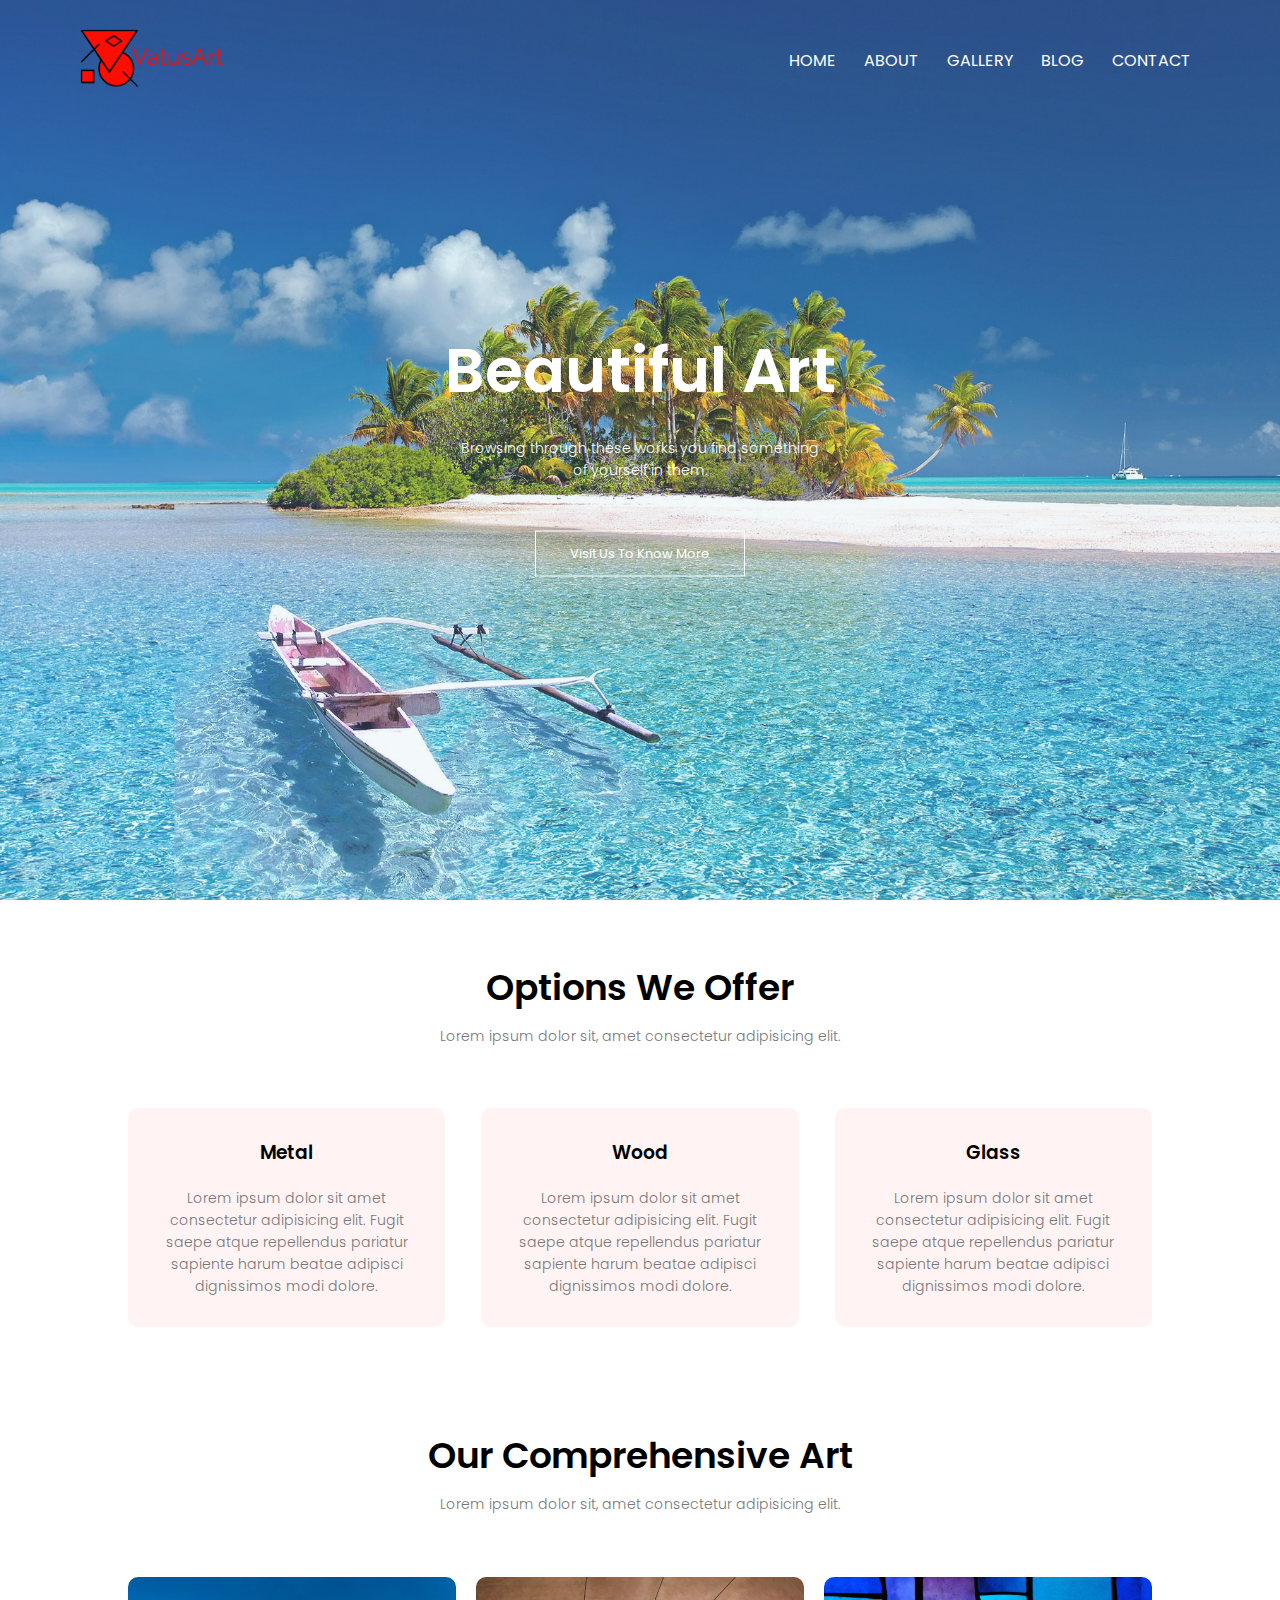
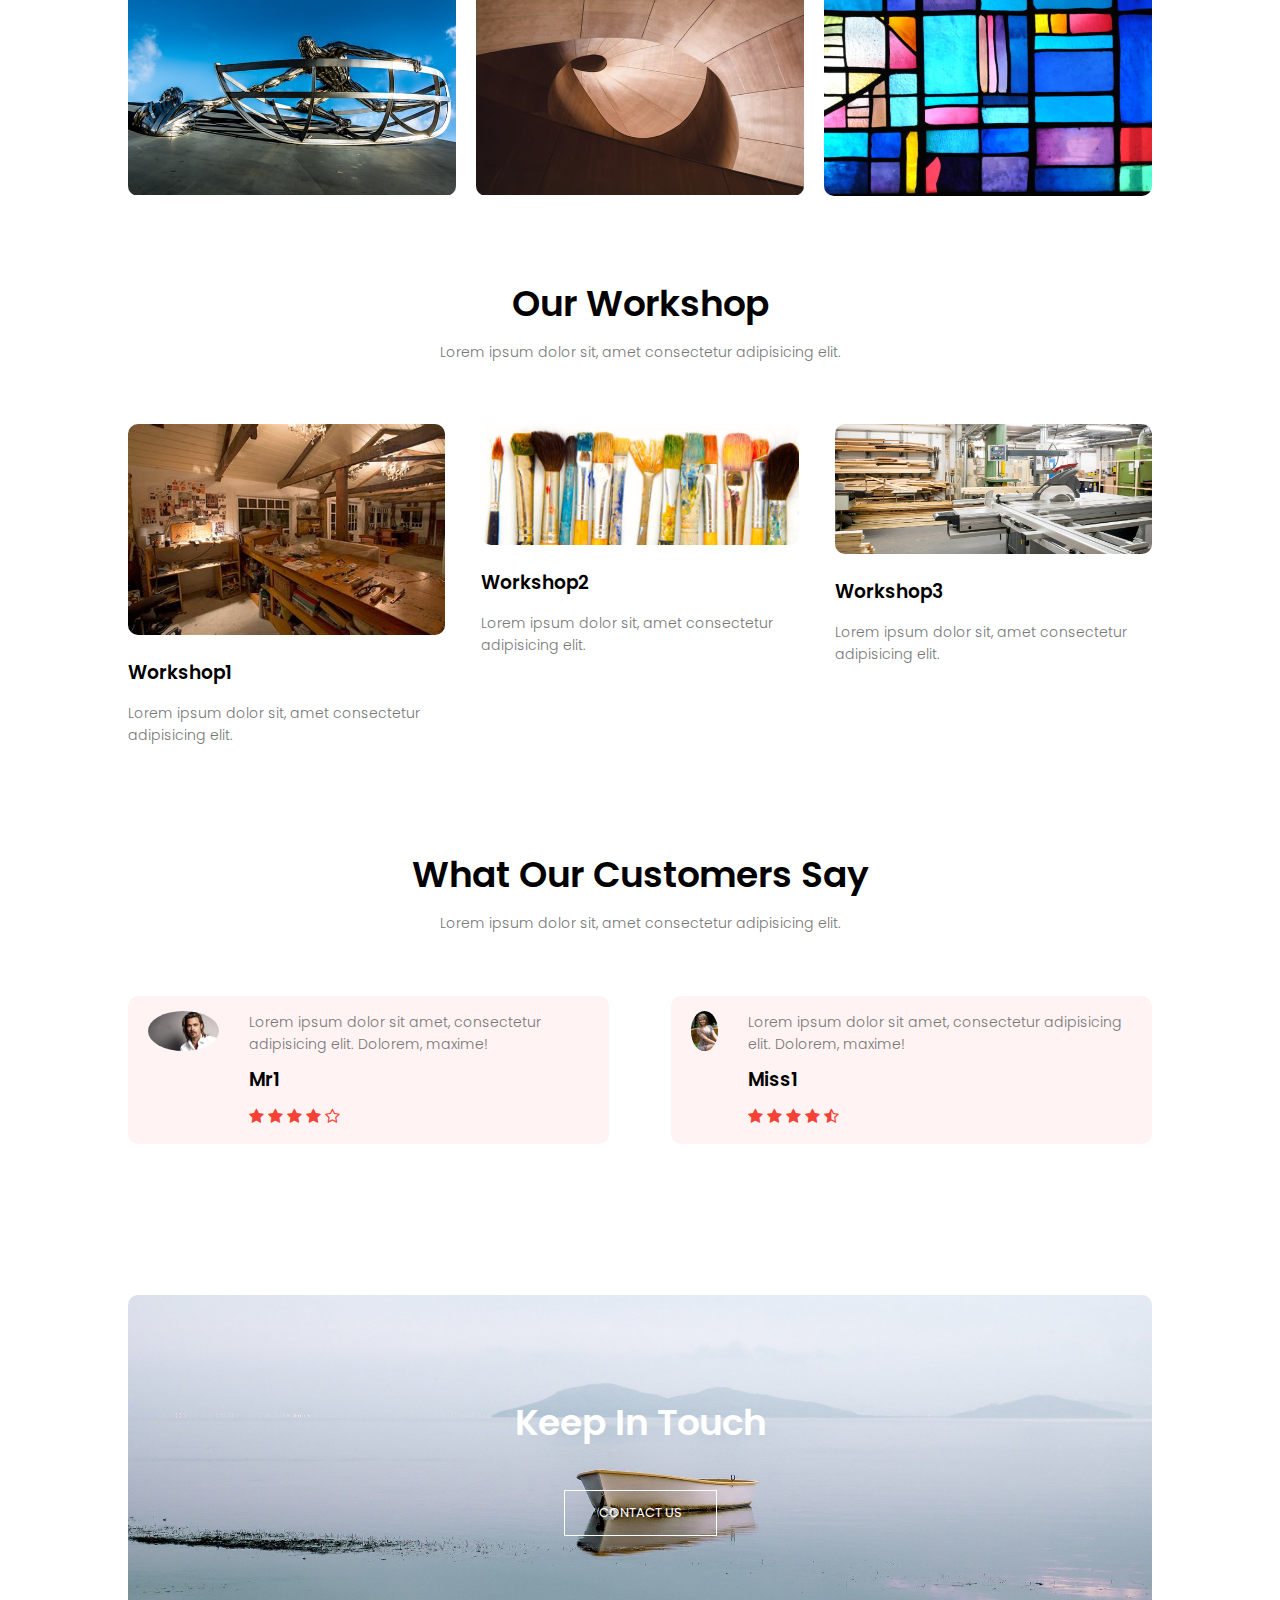
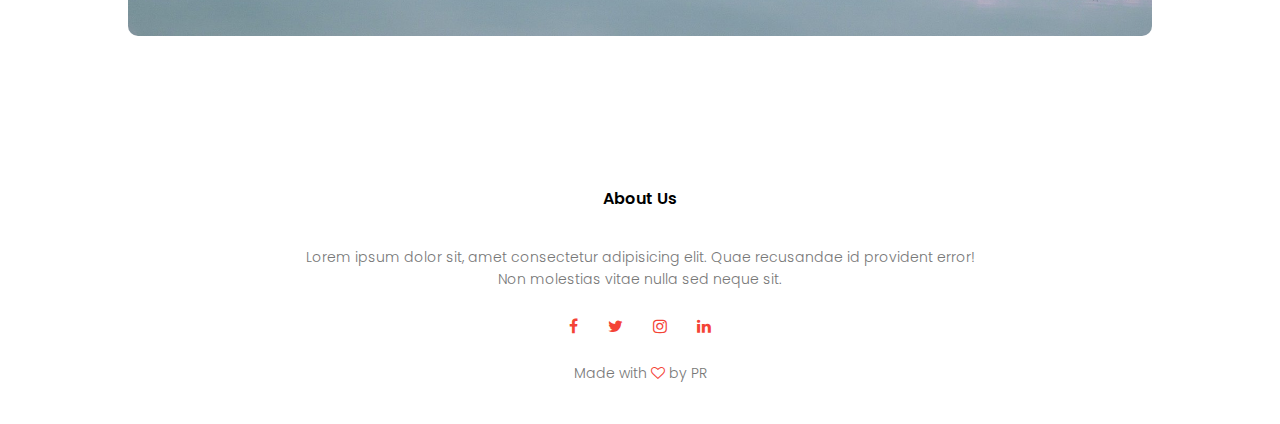
<file: index.html>
<!DOCTYPE html>
<html lang="en">
  <head>
    <meta charset="UTF-8" />
    <meta http-equiv="X-UA-Compatible" content="IE=edge" />
    <meta name="viewport" content="width=device-width, initial-scale=1.0" />
    <title>Vatus Art</title>
    <link rel="stylesheet" href="styles.css" />
    <link rel="preconnect" href="https://fonts.googleapis.com" />
    <link rel="preconnect" href="https://fonts.gstatic.com" crossorigin />
    <link
      href="https://fonts.googleapis.com/css2?family=Poppins:ital,wght@0,100;0,200;0,300;0,400;0,600;0,700;1,800&display=swap"
      rel="stylesheet"
    />

    <link
      rel="stylesheet"
      href="https://stackpath.bootstrapcdn.com/font-awesome/4.7.0/css/font-awesome.min.css"
    />
  </head>
  <body>
    <section class="header">
      <nav>
        <a href="index.html"><img src="images/Vatus-red-logo.png" /></a>
        <div class="nav-links" id="navLinks">
          <i class="fa fa-times" onclick="hideMenu()"></i>

          <ul>
            <li><a href="index.html">HOME</a></li>
            <li><a href="about.html">ABOUT</a></li>
            <li><a href="gallery.html">GALLERY</a></li>
            <li><a href="blog.html">BLOG</a></li>
            <li><a href="contact.html">CONTACT</a></li>
          </ul>
        </div>
        <i class="fa fa-bars" onclick="showMenu()"></i>
      </nav>
      <div class="text-box">
        <h1>Beautiful Art</h1>
        <p>
          Browsing through these works you find something <br />
          of yourself in them.
        </p>
        <a href="" class="hero-btn">Visit Us To Know More</a>
      </div>
    </section>
    <!-- ------- Options ------ -->
    <section class="options">
      <h1>Options We Offer</h1>
      <p>Lorem ipsum dolor sit, amet consectetur adipisicing elit.</p>

      <div class="row">
        <div class="options-col">
          <h3>Metal</h3>
          <p>
            Lorem ipsum dolor sit amet consectetur adipisicing elit. Fugit saepe
            atque repellendus pariatur sapiente harum beatae adipisci
            dignissimos modi dolore.
          </p>
        </div>
        <div class="options-col">
          <h3>Wood</h3>
          <p>
            Lorem ipsum dolor sit amet consectetur adipisicing elit. Fugit saepe
            atque repellendus pariatur sapiente harum beatae adipisci
            dignissimos modi dolore.
          </p>
        </div>
        <div class="options-col">
          <h3>Glass</h3>
          <p>
            Lorem ipsum dolor sit amet consectetur adipisicing elit. Fugit saepe
            atque repellendus pariatur sapiente harum beatae adipisci
            dignissimos modi dolore.
          </p>
        </div>
      </div>
    </section>
    <!-- ------- Art ------- -->
    <section class="art">
      <h1>Our Comprehensive Art</h1>
      <p>Lorem ipsum dolor sit, amet consectetur adipisicing elit.</p>

      <div class="row">
        <div class="art-col">
          <img src="images/pulling.jfif" />
          <div class="layer">
            <h3>Metal Bird</h3>
          </div>
        </div>
        <div class="art-col">
          <img src="images/spiral.jfif" />
          <div class="layer">
            <h3>Wood</h3>
          </div>
        </div>
        <div class="art-col">
          <img src="images/window.jpg" />
          <div class="layer">
            <h3>Glass</h3>
          </div>
        </div>
      </div>
    </section>

    <!-- ------ Workshop ------ -->
    <section class="shop">
      <h1>Our Workshop</h1>
      <p>Lorem ipsum dolor sit, amet consectetur adipisicing elit.</p>

      <div class="row">
        <div class="shop-col">
          <img src="images/WS1.jfif" />
          <h3>Workshop1</h3>
          <p>Lorem ipsum dolor sit, amet consectetur adipisicing elit.</p>
        </div>
        <div class="shop-col">
          <img src="images/WS2.jfif" />
          <h3>Workshop2</h3>
          <p>Lorem ipsum dolor sit, amet consectetur adipisicing elit.</p>
        </div>
        <div class="shop-col">
          <img src="images/WS3.jfif" />
          <h3>Workshop3</h3>
          <p>Lorem ipsum dolor sit, amet consectetur adipisicing elit.</p>
        </div>
      </div>
    </section>

    <!-- --- Testimonials --- -->
    <section class="testimonials">
      <h1>What Our Customers Say</h1>
      <p>Lorem ipsum dolor sit, amet consectetur adipisicing elit.</p>

      <div class="row">
        <div class="tmonial-col">
          <img src="images/Mr1.jfif" />
          <div>
            <p>
              Lorem ipsum dolor sit amet, consectetur adipisicing elit. Dolorem,
              maxime!
            </p>
            <h3>Mr1</h3>
            <i class="fa fa-star"></i>
            <i class="fa fa-star"></i>
            <i class="fa fa-star"></i>
            <i class="fa fa-star"></i>
            <i class="fa fa-star-o"></i>
          </div>
        </div>
        <div class="tmonial-col">
          <img src="images/Miss1.jfif" />
          <div>
            <p>
              Lorem ipsum dolor sit amet, consectetur adipisicing elit. Dolorem,
              maxime!
            </p>
            <h3>Miss1</h3>
            <i class="fa fa-star"></i>
            <i class="fa fa-star"></i>
            <i class="fa fa-star"></i>
            <i class="fa fa-star"></i>
            <i class="fa fa-star-half-o"></i>
          </div>
        </div>
      </div>
    </section>

    <!-- Call to Action -->
    <section class="cta">
      <h1>Keep In Touch</h1>
      <a href="contact.html" class="hero-btn">CONTACT US</a>
    </section>

    <!-- Footer -->
    <section class="footer">
      <h4>About Us</h4>
      <p>
        Lorem ipsum dolor sit, amet consectetur adipisicing elit. Quae
        recusandae id provident error! <br />
        Non molestias vitae nulla sed neque sit.
      </p>
      <div class="icons">
        <i class="fa fa-facebook"></i>
        <i class="fa fa-twitter"></i>
        <i class="fa fa-instagram"></i>
        <i class="fa fa-linkedin"></i>
      </div>
      <p>Made with <i class="fa fa-heart-o"></i> by PR</p>
    </section>

    <!-- Javascript for toggle menu -->
    <script>
      var navLinks = document.getElementById('navLinks');
      function showMenu() {
        navLinks.style.right = '0';
      }
      function hideMenu() {
        navLinks.style.right = '-200px';
      }
    </script>
  </body>
</html>
</file>
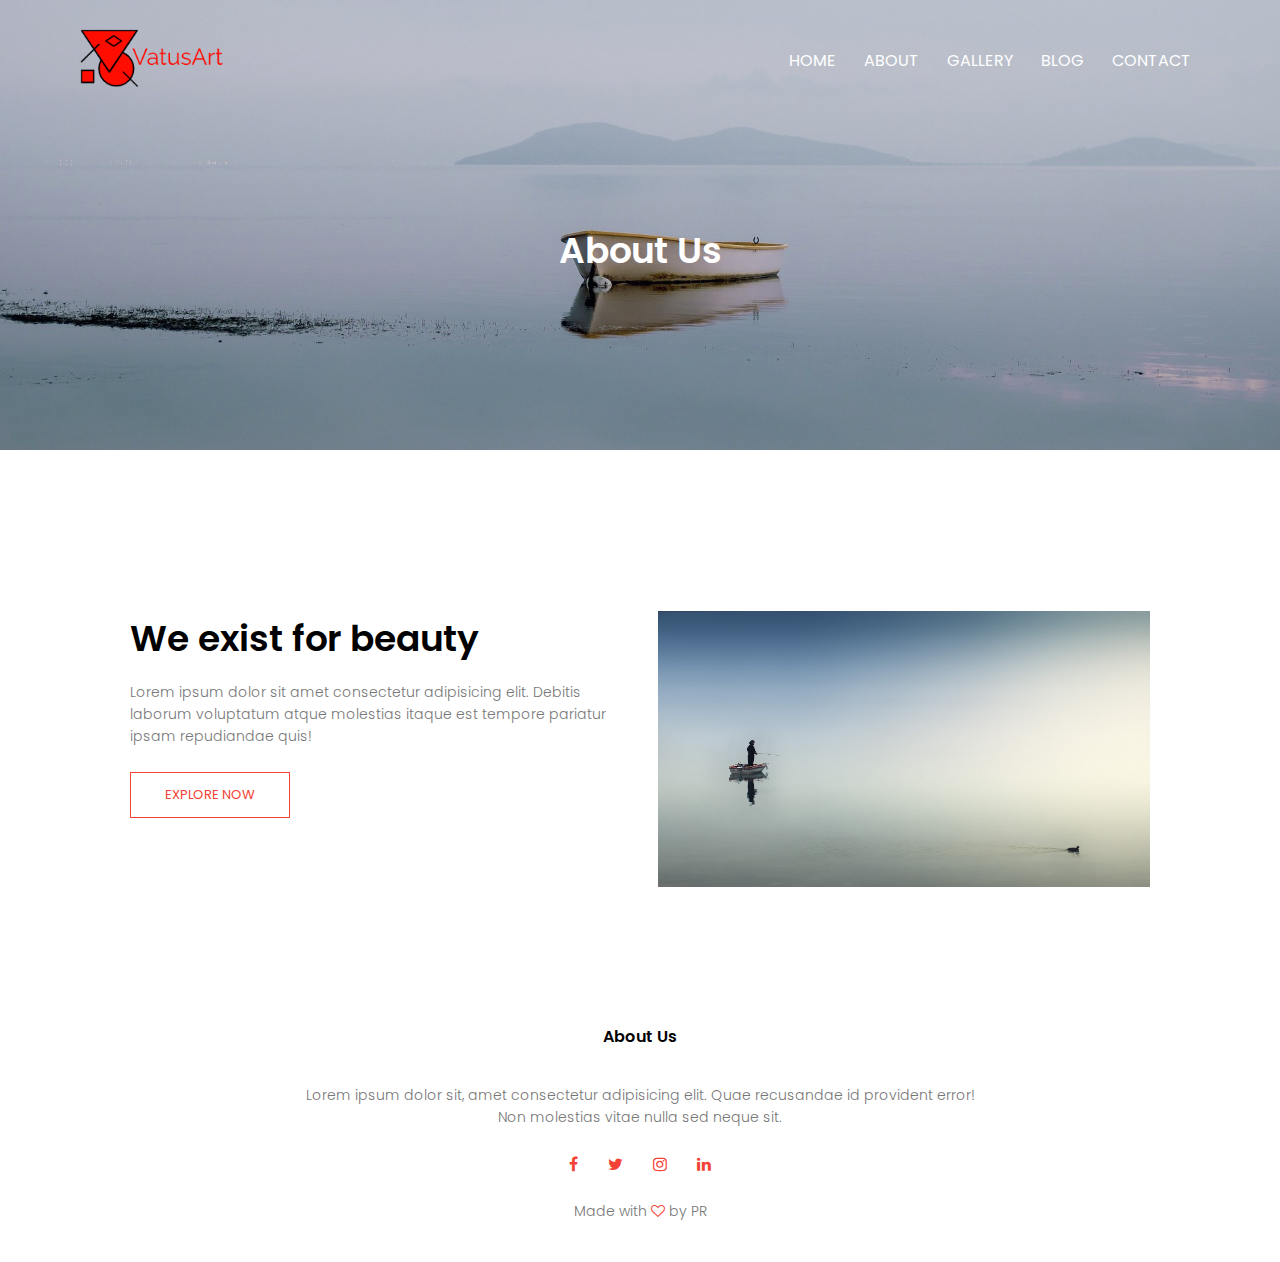
<file: about.html>
<!DOCTYPE html>
<html lang="en">
  <head>
    <meta charset="UTF-8" />
    <meta http-equiv="X-UA-Compatible" content="IE=edge" />
    <meta name="viewport" content="width=device-width, initial-scale=1.0" />
    <title>Vatus Art</title>
    <link rel="stylesheet" href="styles.css" />
    <link rel="preconnect" href="https://fonts.googleapis.com" />
    <link rel="preconnect" href="https://fonts.gstatic.com" crossorigin />
    <link
      href="https://fonts.googleapis.com/css2?family=Poppins:ital,wght@0,100;0,200;0,300;0,400;0,600;0,700;1,800&display=swap"
      rel="stylesheet"
    />

    <link
      rel="stylesheet"
      href="https://stackpath.bootstrapcdn.com/font-awesome/4.7.0/css/font-awesome.min.css"
    />
  </head>
  <body>
    <section class="sub-header">
      <nav>
        <a href="index.html"><img src="images/Vatus-red-logo.png" /></a>
        <div class="nav-links" id="navLinks">
          <i class="fa fa-times" onclick="hideMenu()"></i>

          <ul>
            <li><a href="index.html">HOME</a></li>
            <li><a href="about.html">ABOUT</a></li>
            <li><a href="gallery.html">GALLERY</a></li>
            <li><a href="blog.html">BLOG</a></li>
            <li><a href="contact.html">CONTACT</a></li>
          </ul>
        </div>
        <i class="fa fa-bars" onclick="showMenu()"></i>
      </nav>
      <h1>About Us</h1>
    </section>

    <!-- ------ About us content -->
    <section class="about-us">
      <div class="row">
        <div class="about-col">
          <h1>We exist for beauty</h1>
          <p>
            Lorem ipsum dolor sit amet consectetur adipisicing elit. Debitis
            laborum voluptatum atque molestias itaque est tempore pariatur ipsam
            repudiandae quis!
          </p>
          <a href="gallery.html" class="hero-btn red-btn">EXPLORE NOW</a>
        </div>
        <div class="about-col">
          <img src="images/fisherman.jpg" />
        </div>
      </div>
    </section>

    <!-- Footer -->
    <section class="footer">
      <h4>About Us</h4>
      <p>
        Lorem ipsum dolor sit, amet consectetur adipisicing elit. Quae
        recusandae id provident error! <br />
        Non molestias vitae nulla sed neque sit.
      </p>
      <div class="icons">
        <i class="fa fa-facebook"></i>
        <i class="fa fa-twitter"></i>
        <i class="fa fa-instagram"></i>
        <i class="fa fa-linkedin"></i>
      </div>
      <p>Made with <i class="fa fa-heart-o"></i> by PR</p>
    </section>

    <!-- Javascript for toggle menu -->
    <script>
      var navLinks = document.getElementById('navLinks');
      function showMenu() {
        navLinks.style.right = '0';
      }
      function hideMenu() {
        navLinks.style.right = '-200px';
      }
    </script>
  </body>
</html>
</file>
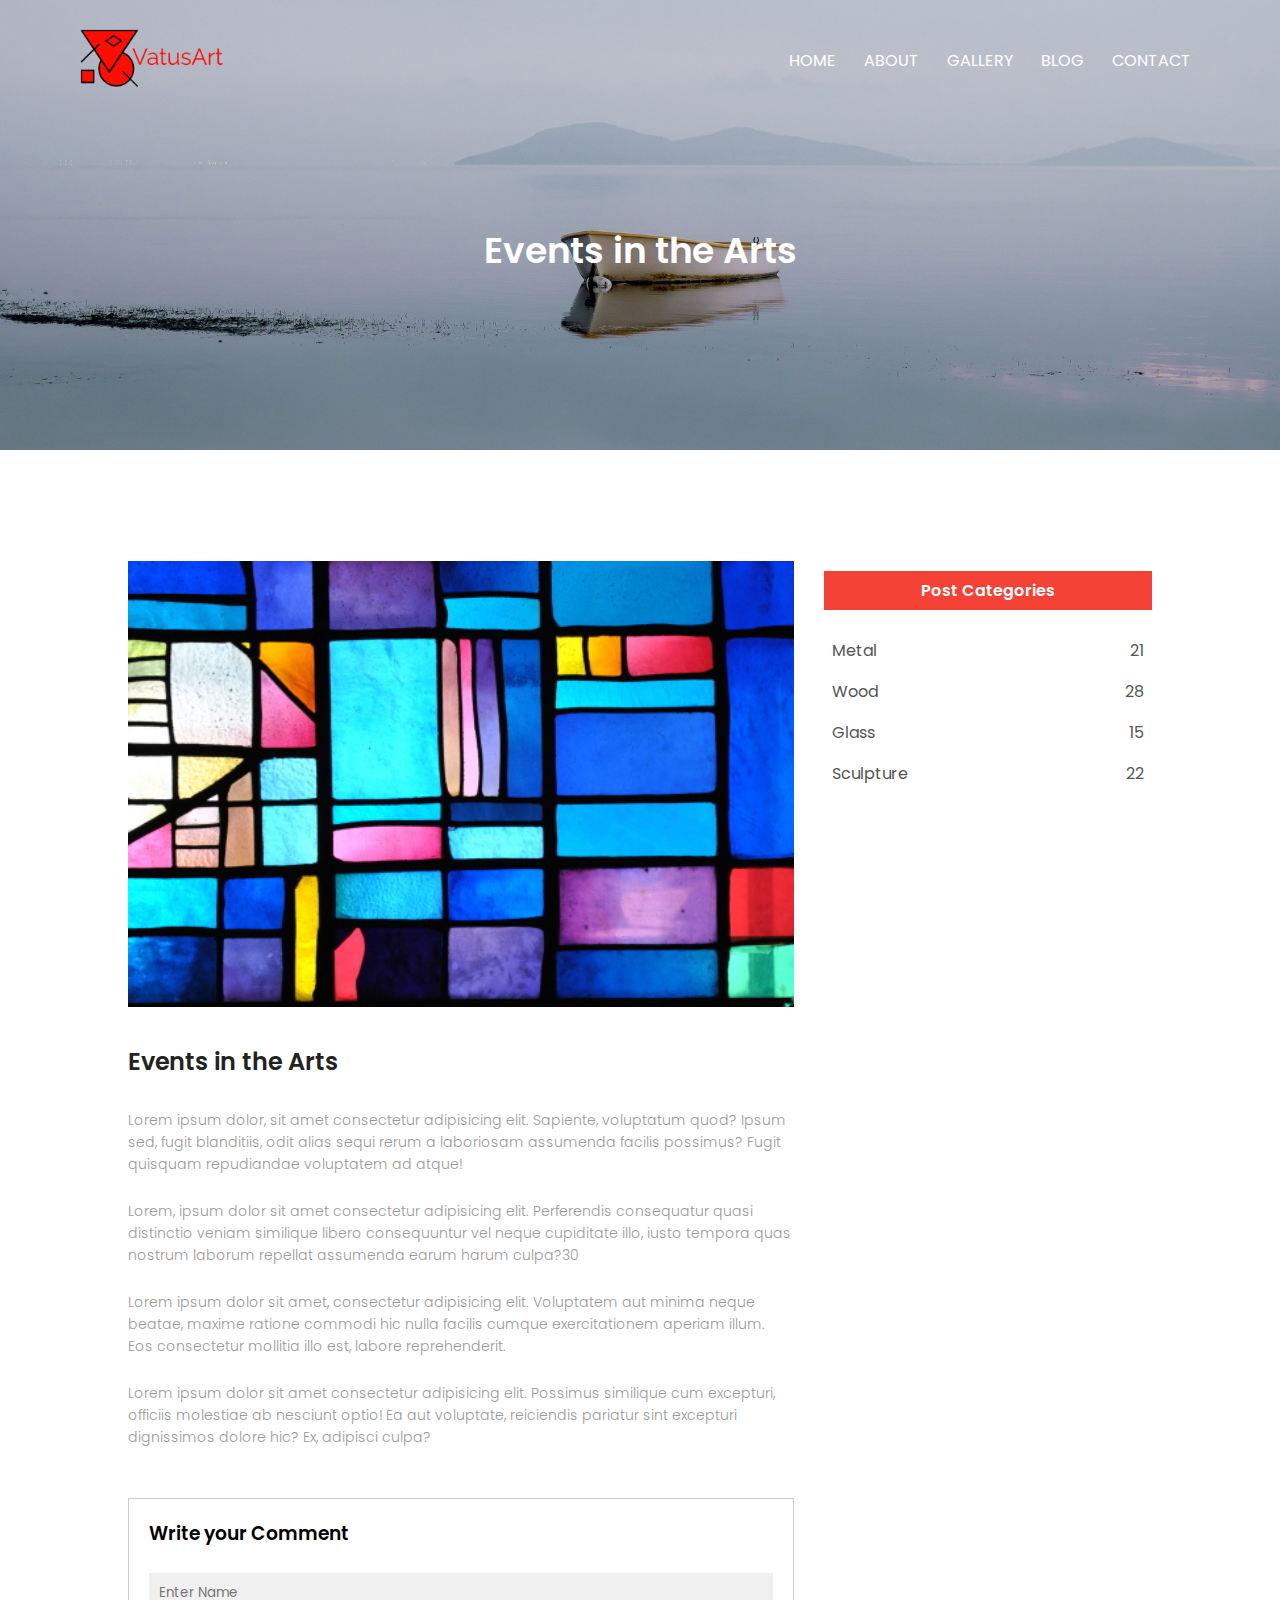
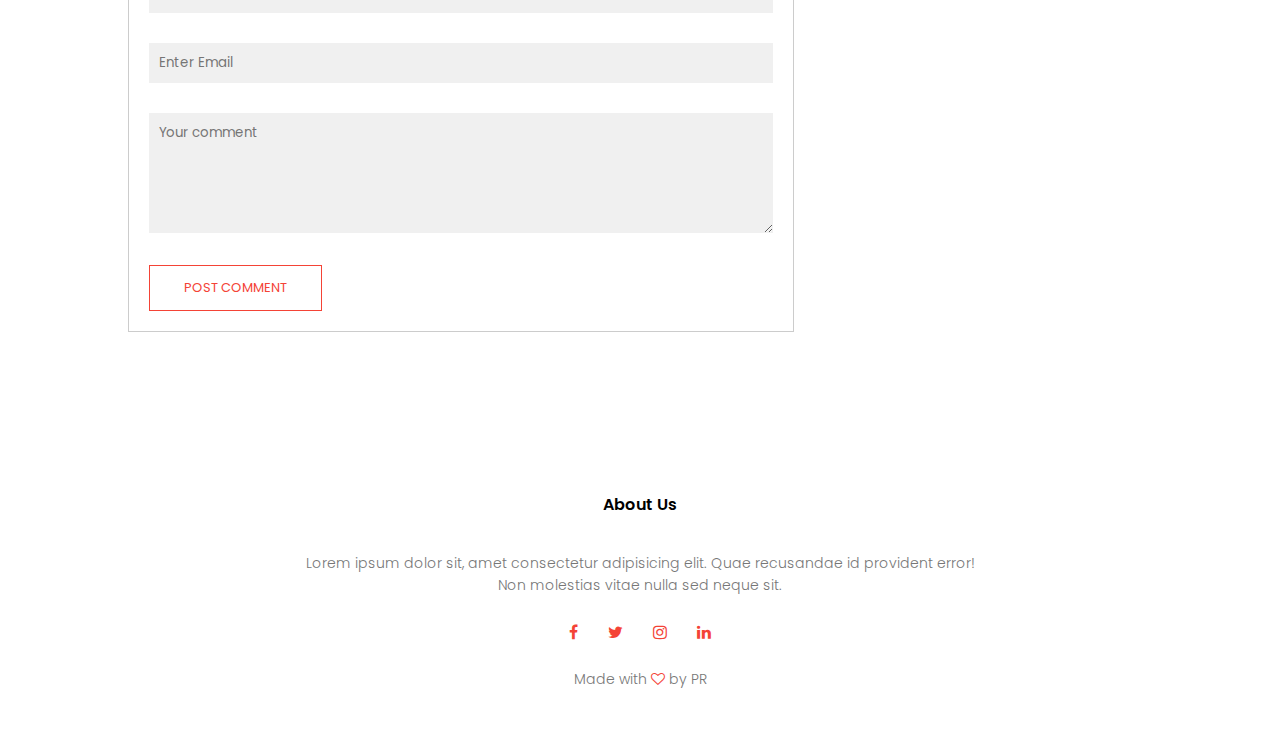
<file: blog.html>
<!DOCTYPE html>
<html lang="en">
  <head>
    <meta charset="UTF-8" />
    <meta http-equiv="X-UA-Compatible" content="IE=edge" />
    <meta name="viewport" content="width=device-width, initial-scale=1.0" />
    <title>Vatus Art</title>
    <link rel="stylesheet" href="styles.css" />
    <link rel="preconnect" href="https://fonts.googleapis.com" />
    <link rel="preconnect" href="https://fonts.gstatic.com" crossorigin />
    <link
      href="https://fonts.googleapis.com/css2?family=Poppins:ital,wght@0,100;0,200;0,300;0,400;0,600;0,700;1,800&display=swap"
      rel="stylesheet"
    />

    <link
      rel="stylesheet"
      href="https://stackpath.bootstrapcdn.com/font-awesome/4.7.0/css/font-awesome.min.css"
    />
  </head>
  <body>
    <section class="sub-header">
      <nav>
        <a href="index.html"><img src="images/Vatus-red-logo.png" /></a>
        <div class="nav-links" id="navLinks">
          <i class="fa fa-times" onclick="hideMenu()"></i>

          <ul>
            <li><a href="index.html">HOME</a></li>
            <li><a href="about.html">ABOUT</a></li>
            <li><a href="gallery.html">GALLERY</a></li>
            <li><a href="blog.html">BLOG</a></li>
            <li><a href="contact.html">CONTACT</a></li>
          </ul>
        </div>
        <i class="fa fa-bars" onclick="showMenu()"></i>
      </nav>
      <h1>Events in the Arts</h1>
    </section>

    <!-- ------ Blog page content -->
    <section class="blog-content">
      <div class="row">
        <div class="blog-left">
          <img src="images/window.jpg" />
          <h2>Events in the Arts</h2>
          <p>
            Lorem ipsum dolor, sit amet consectetur adipisicing elit. Sapiente,
            voluptatum quod? Ipsum sed, fugit blanditiis, odit alias sequi rerum
            a laboriosam assumenda facilis possimus? Fugit quisquam repudiandae
            voluptatem ad atque!
          </p>
          <br />
          <p>
            Lorem, ipsum dolor sit amet consectetur adipisicing elit.
            Perferendis consequatur quasi distinctio veniam similique libero
            consequuntur vel neque cupiditate illo, iusto tempora quas nostrum
            laborum repellat assumenda earum harum culpa?30
          </p>
          <br />
          <p>
            Lorem ipsum dolor sit amet, consectetur adipisicing elit. Voluptatem
            aut minima neque beatae, maxime ratione commodi hic nulla facilis
            cumque exercitationem aperiam illum. Eos consectetur mollitia illo
            est, labore reprehenderit.
          </p>
          <br />
          <p>
            Lorem ipsum dolor sit amet consectetur adipisicing elit. Possimus
            similique cum excepturi, officiis molestiae ab nesciunt optio! Ea
            aut voluptate, reiciendis pariatur sint excepturi dignissimos dolore
            hic? Ex, adipisci culpa?
          </p>

          <div class="comment-box">
            <h3>Write your Comment</h3>

            <form class="comment-form">
              <input type="text" placeholder="Enter Name" />
              <input type="email" placeholder="Enter Email" />
              <textarea rows="5" placeholder="Your comment"></textarea>
              <button type="submit" class="hero-btn red-btn">
                POST COMMENT
              </button>
            </form>
          </div>
        </div>
        <div class="blog-right">
          <h3>Post Categories</h3>
          <div>
            <span>Metal</span>
            <span>21</span>
          </div>
          <div>
            <span>Wood</span>
            <span>28</span>
          </div>
          <div>
            <span>Glass</span>
            <span>15</span>
          </div>
          <div>
            <span>Sculpture</span>
            <span>22</span>
          </div>
        </div>
      </div>
    </section>

    <!-- Footer -->
    <section class="footer">
      <h4>About Us</h4>
      <p>
        Lorem ipsum dolor sit, amet consectetur adipisicing elit. Quae
        recusandae id provident error! <br />
        Non molestias vitae nulla sed neque sit.
      </p>
      <div class="icons">
        <i class="fa fa-facebook"></i>
        <i class="fa fa-twitter"></i>
        <i class="fa fa-instagram"></i>
        <i class="fa fa-linkedin"></i>
      </div>
      <p>Made with <i class="fa fa-heart-o"></i> by PR</p>
    </section>

    <!-- Javascript for toggle menu -->
    <script>
      var navLinks = document.getElementById('navLinks');
      function showMenu() {
        navLinks.style.right = '0';
      }
      function hideMenu() {
        navLinks.style.right = '-200px';
      }
    </script>
  </body>
</html>
</file>
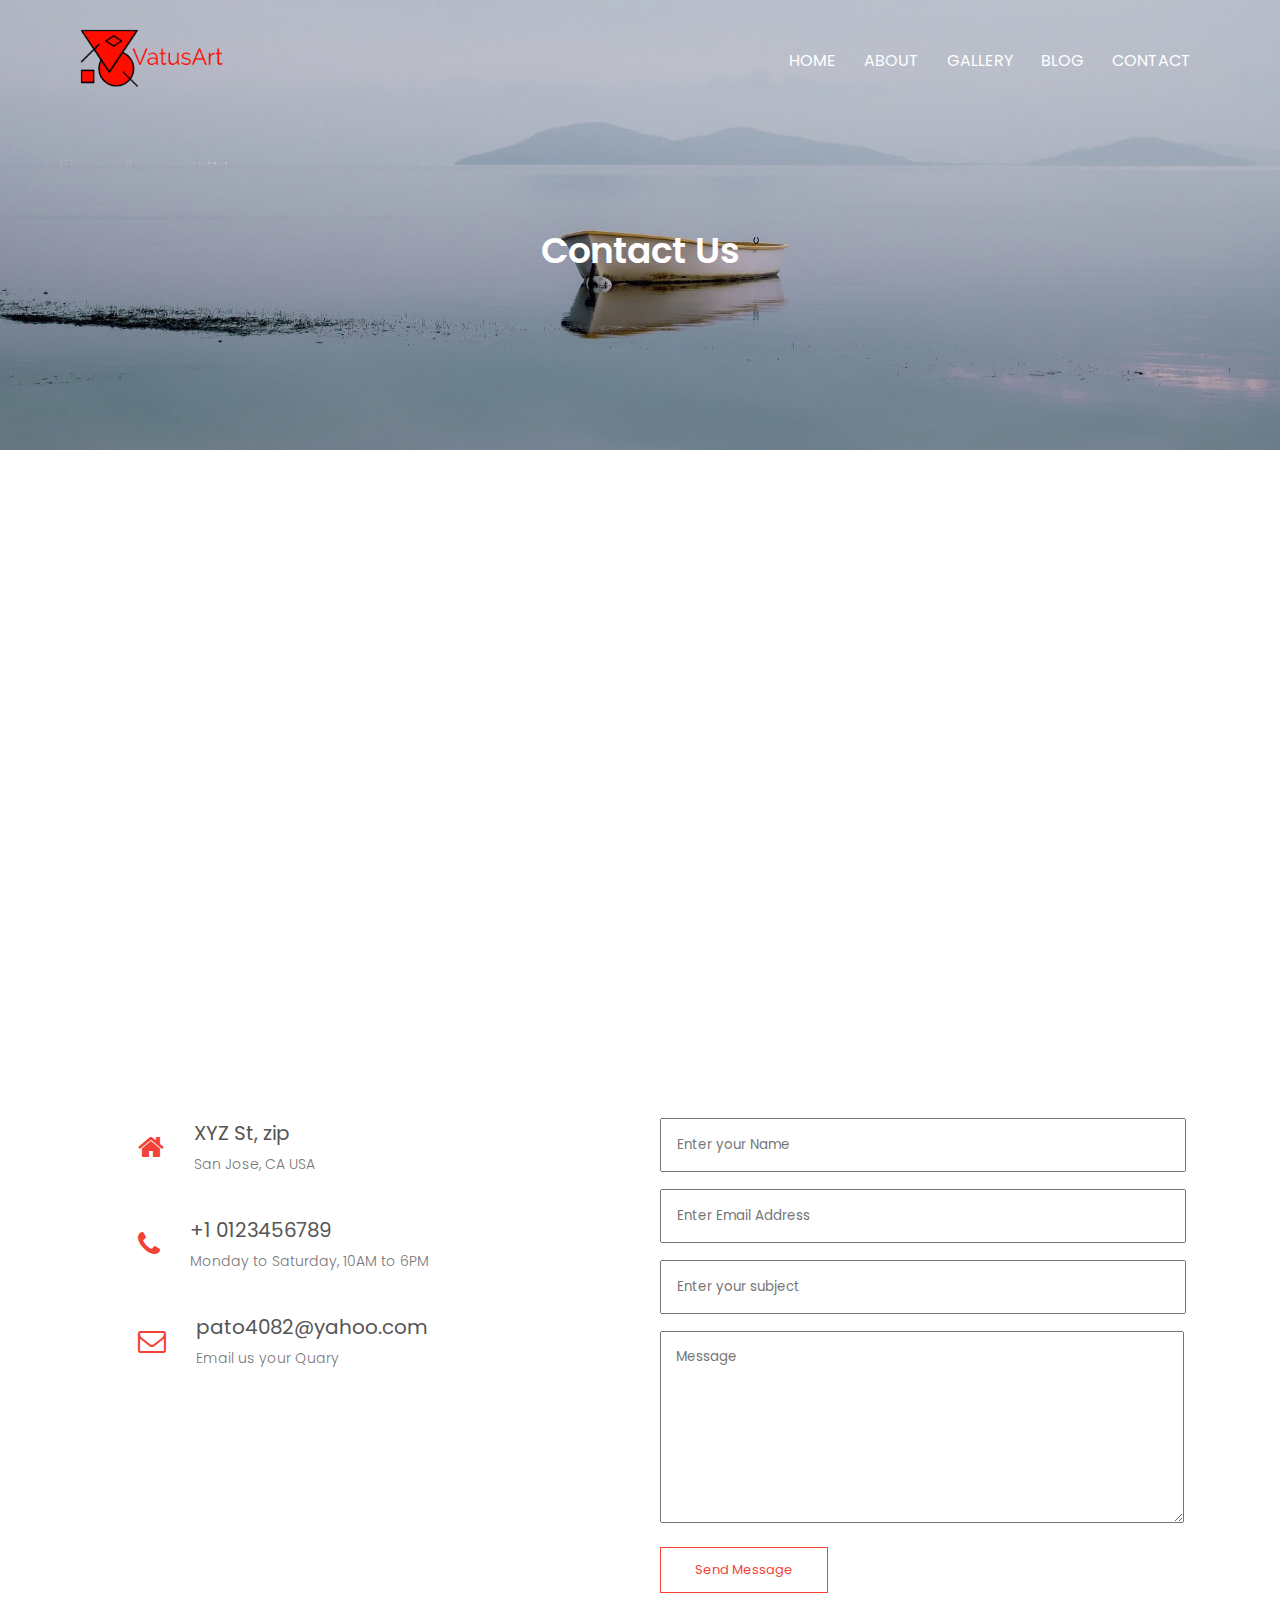
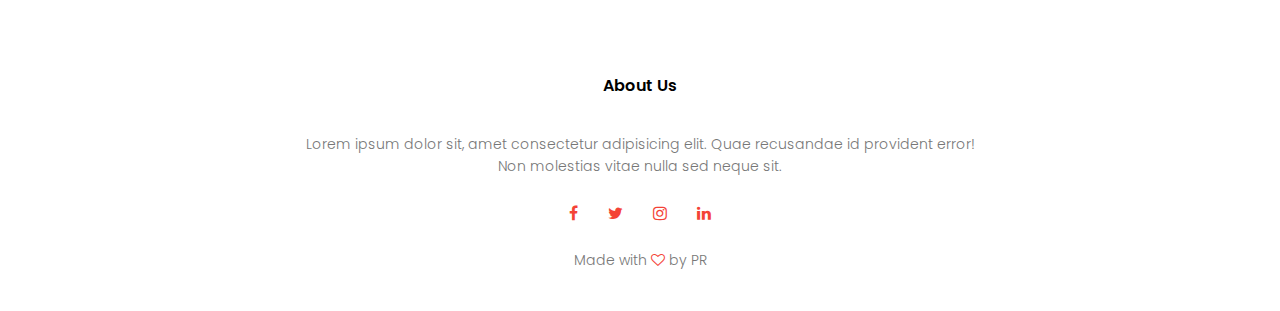
<file: contact.html>
<!DOCTYPE html>
<html lang="en">
  <head>
    <meta charset="UTF-8" />
    <meta http-equiv="X-UA-Compatible" content="IE=edge" />
    <meta name="viewport" content="width=device-width, initial-scale=1.0" />
    <title>Vatus Art</title>
    <link rel="stylesheet" href="styles.css" />
    <link rel="preconnect" href="https://fonts.googleapis.com" />
    <link rel="preconnect" href="https://fonts.gstatic.com" crossorigin />
    <link
      href="https://fonts.googleapis.com/css2?family=Poppins:ital,wght@0,100;0,200;0,300;0,400;0,600;0,700;1,800&display=swap"
      rel="stylesheet"
    />

    <link
      rel="stylesheet"
      href="https://stackpath.bootstrapcdn.com/font-awesome/4.7.0/css/font-awesome.min.css"
    />
  </head>
  <body>
    <section class="sub-header">
      <nav>
        <a href="index.html"><img src="images/Vatus-red-logo.png" /></a>
        <div class="nav-links" id="navLinks">
          <i class="fa fa-times" onclick="hideMenu()"></i>

          <ul>
            <li><a href="index.html">HOME</a></li>
            <li><a href="about.html">ABOUT</a></li>
            <li><a href="gallery.html">GALLERY</a></li>
            <li><a href="blog.html">BLOG</a></li>
            <li><a href="contact.html">CONTACT</a></li>
          </ul>
        </div>
        <i class="fa fa-bars" onclick="showMenu()"></i>
      </nav>
      <h1>Contact Us</h1>
    </section>

    <!-- ------ Contact content -->
    <section class="location">
      <iframe
        src="https://www.google.com/maps/embed?pb=!1m18!1m12!1m3!1d50759.33591769446!2d-121.93154873595282!3d37.33165266479085!2m3!1f0!2f0!3f0!3m2!1i1024!2i768!4f13.1!3m3!1m2!1s0x808fcca3f83c3049%3A0x33f11bbbc2fa2490!2sDowntown%20San%20Jose%2C%20San%20Jose%2C%20CA!5e0!3m2!1sen!2sus!4v1644772214573!5m2!1sen!2sus"
        width="600"
        height="450"
        style="border: 0"
        allowfullscreen=""
        loading="lazy"
      ></iframe>
    </section>

    <section class="contact-us">
      <div class="row">
        <div class="contact-col">
          <div>
            <i class="fa fa-home"></i>
            <span>
              <h5>XYZ St, zip</h5>
              <p>San Jose, CA USA</p>
            </span>
          </div>
          <div>
            <i class="fa fa-phone"></i>
            <span>
              <h5>+1 0123456789</h5>
              <p>Monday to Saturday, 10AM to 6PM</p>
            </span>
          </div>
          <div>
            <i class="fa fa-envelope-o"></i>
            <span>
              <h5>pato4082@yahoo.com</h5>
              <p>Email us your Quary</p>
            </span>
          </div>
        </div>
        <div class="contact-col">
          <form action="form-handler.php" method="POST">
            <input
              type="text"
              name="name"
              placeholder="Enter your Name"
              required
            />
            <input
              type="email"
              name="email"
              placeholder="Enter Email Address"
              required
            />
            <input
              type="text"
              name="subject"
              placeholder="Enter your subject"
              required
            />
            <textarea
              rows="8"
              name="message"
              placeholder="Message"
              required
            ></textarea>
            <button type="submit" class="hero-btn red-btn">Send Message</button>
          </form>
        </div>
      </div>
    </section>

    <!-- Footer -->
    <section class="footer">
      <h4>About Us</h4>
      <p>
        Lorem ipsum dolor sit, amet consectetur adipisicing elit. Quae
        recusandae id provident error! <br />
        Non molestias vitae nulla sed neque sit.
      </p>
      <div class="icons">
        <i class="fa fa-facebook"></i>
        <i class="fa fa-twitter"></i>
        <i class="fa fa-instagram"></i>
        <i class="fa fa-linkedin"></i>
      </div>
      <p>Made with <i class="fa fa-heart-o"></i> by PR</p>
    </section>

    <!-- Javascript for toggle menu -->
    <script>
      var navLinks = document.getElementById('navLinks');
      function showMenu() {
        navLinks.style.right = '0';
      }
      function hideMenu() {
        navLinks.style.right = '-200px';
      }
    </script>
  </body>
</html>
</file>
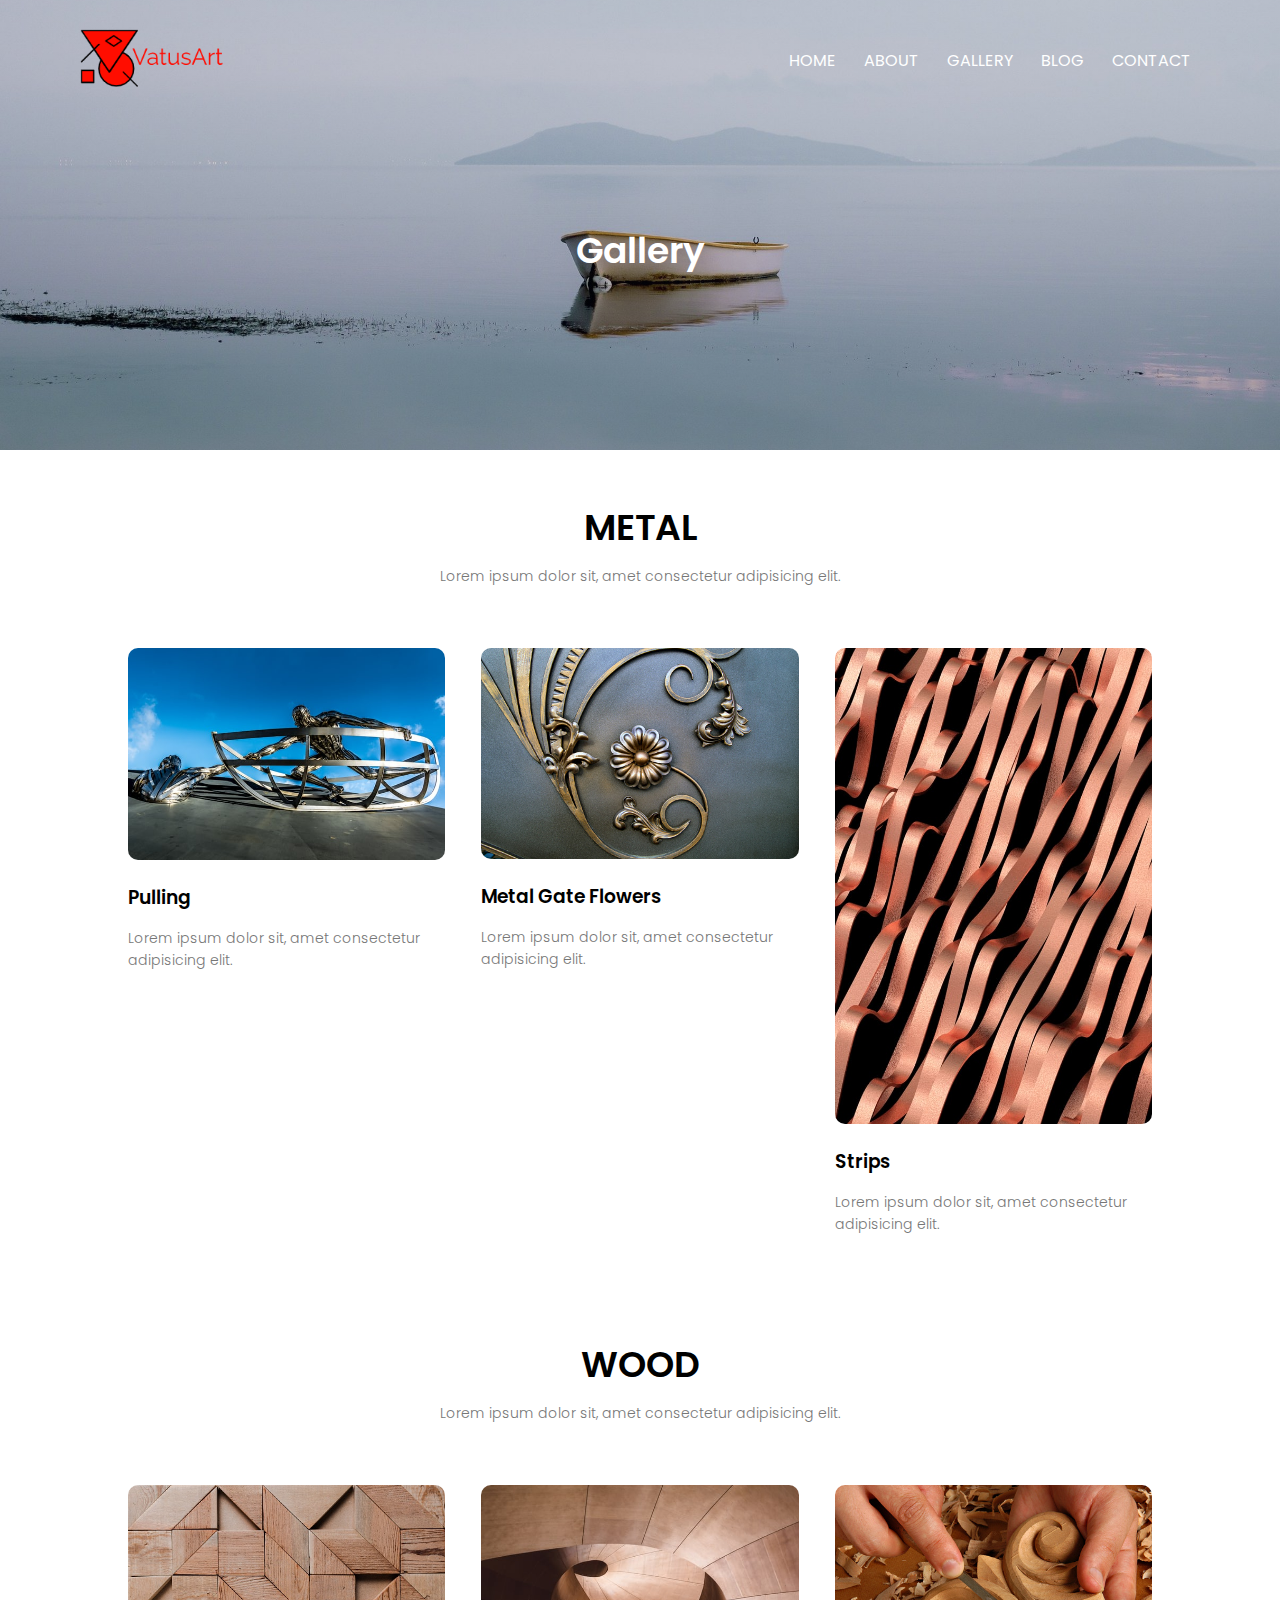
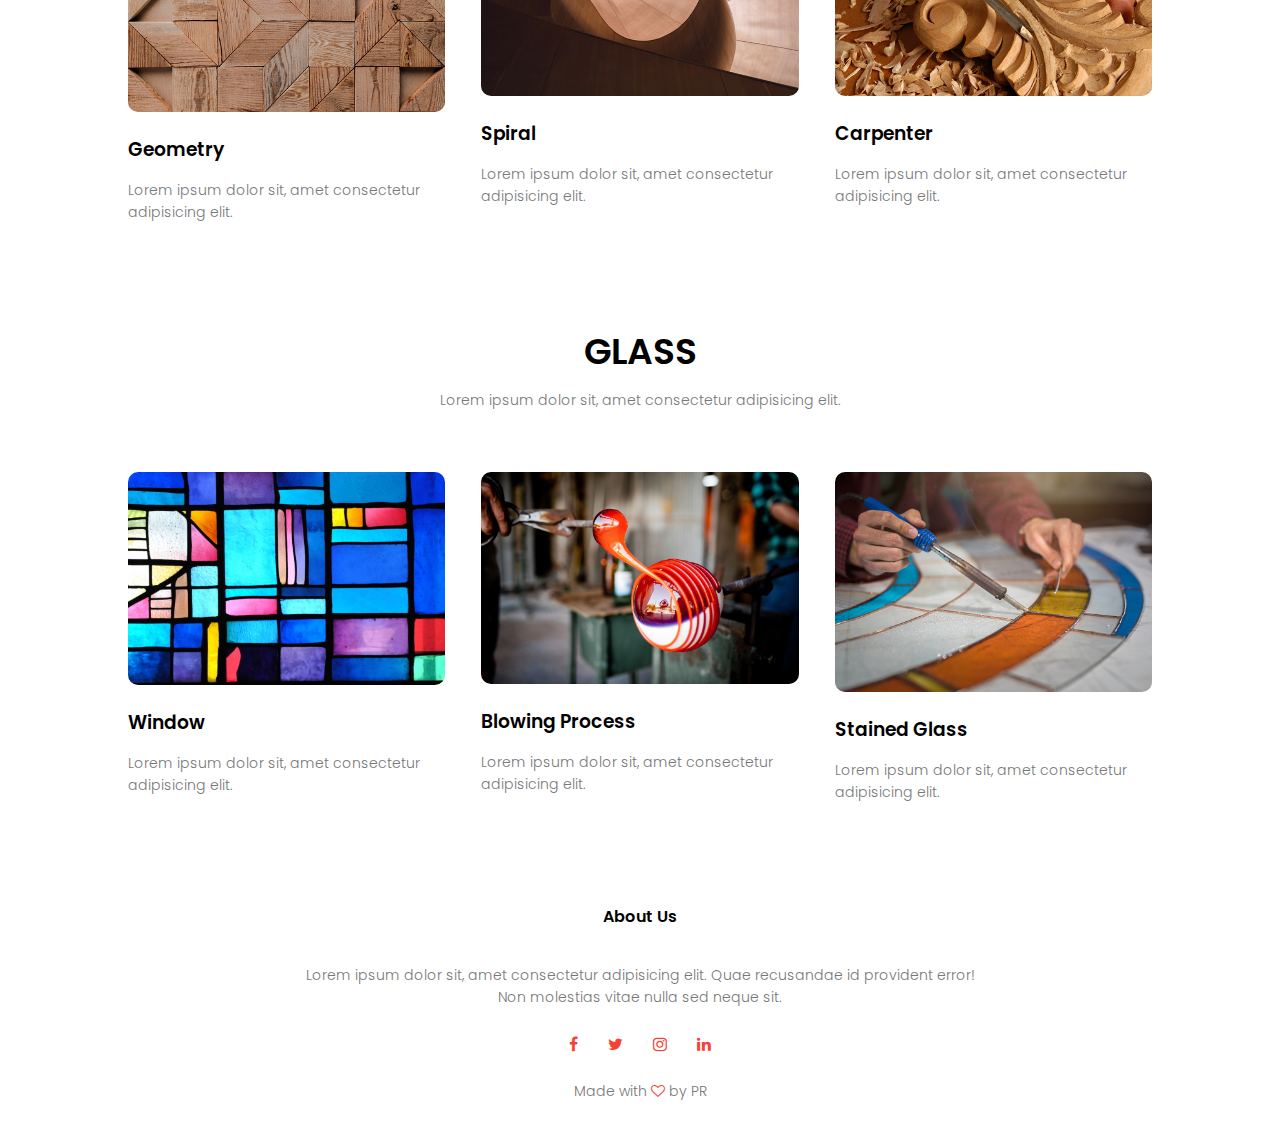
<file: gallery.html>
<!DOCTYPE html>
<html lang="en">
  <head>
    <meta charset="UTF-8" />
    <meta http-equiv="X-UA-Compatible" content="IE=edge" />
    <meta name="viewport" content="width=device-width, initial-scale=1.0" />
    <title>Vatus Art</title>
    <link rel="stylesheet" href="styles.css" />
    <link rel="preconnect" href="https://fonts.googleapis.com" />
    <link rel="preconnect" href="https://fonts.gstatic.com" crossorigin />
    <link
      href="https://fonts.googleapis.com/css2?family=Poppins:ital,wght@0,100;0,200;0,300;0,400;0,600;0,700;1,800&display=swap"
      rel="stylesheet"
    />

    <link
      rel="stylesheet"
      href="https://stackpath.bootstrapcdn.com/font-awesome/4.7.0/css/font-awesome.min.css"
    />
  </head>
  <body>
    <section class="sub-header">
      <nav>
        <a href="index.html"><img src="images/Vatus-red-logo.png" /></a>
        <div class="nav-links" id="navLinks">
          <i class="fa fa-times" onclick="hideMenu()"></i>

          <ul>
            <li><a href="index.html">HOME</a></li>
            <li><a href="about.html">ABOUT</a></li>
            <li><a href="gallery.html">GALLERY</a></li>
            <li><a href="blog.html">BLOG</a></li>
            <li><a href="contact.html">CONTACT</a></li>
          </ul>
        </div>
        <i class="fa fa-bars" onclick="showMenu()"></i>
      </nav>
      <h1>Gallery</h1>
    </section>

    <!-- ------ Gallery Content -->

    <section class="shop">
      <h1>METAL</h1>
      <p>Lorem ipsum dolor sit, amet consectetur adipisicing elit.</p>

      <div class="row">
        <div class="shop-col">
          <img src="images/pulling.jfif" />
          <h3>Pulling</h3>
          <p>Lorem ipsum dolor sit, amet consectetur adipisicing elit.</p>
        </div>
        <div class="shop-col">
          <img src="images/flowers-metal-gate.jpg" />
          <h3>Metal Gate Flowers</h3>
          <p>Lorem ipsum dolor sit, amet consectetur adipisicing elit.</p>
        </div>
        <div class="shop-col">
          <img src="images/strips.jfif" />
          <h3>Strips</h3>
          <p>Lorem ipsum dolor sit, amet consectetur adipisicing elit.</p>
        </div>
      </div>
    </section>

    <section class="shop">
      <h1>WOOD</h1>
      <p>Lorem ipsum dolor sit, amet consectetur adipisicing elit.</p>

      <div class="row">
        <div class="shop-col">
          <img src="images/geometric.jpg" />
          <h3>Geometry</h3>
          <p>Lorem ipsum dolor sit, amet consectetur adipisicing elit.</p>
        </div>
        <div class="shop-col">
          <img src="images/spiral.jfif" />
          <h3>Spiral</h3>
          <p>Lorem ipsum dolor sit, amet consectetur adipisicing elit.</p>
        </div>
        <div class="shop-col">
          <img src="images/carpenter.jpg" />
          <h3>Carpenter</h3>
          <p>Lorem ipsum dolor sit, amet consectetur adipisicing elit.</p>
        </div>
      </div>
    </section>

    <section class="shop">
      <h1>GLASS</h1>
      <p>Lorem ipsum dolor sit, amet consectetur adipisicing elit.</p>

      <div class="row">
        <div class="shop-col">
          <img src="images/window.jpg" />
          <h3>Window</h3>
          <p>Lorem ipsum dolor sit, amet consectetur adipisicing elit.</p>
        </div>
        <div class="shop-col">
          <img src="images/blowing-process.jpg" />
          <h3>Blowing Process</h3>
          <p>Lorem ipsum dolor sit, amet consectetur adipisicing elit.</p>
        </div>
        <div class="shop-col">
          <img src="images/stained-glass.jpg" />
          <h3>Stained Glass</h3>
          <p>Lorem ipsum dolor sit, amet consectetur adipisicing elit.</p>
        </div>
      </div>
    </section>

    <!-- Footer -->
    <section class="footer">
      <h4>About Us</h4>
      <p>
        Lorem ipsum dolor sit, amet consectetur adipisicing elit. Quae
        recusandae id provident error! <br />
        Non molestias vitae nulla sed neque sit.
      </p>
      <div class="icons">
        <i class="fa fa-facebook"></i>
        <i class="fa fa-twitter"></i>
        <i class="fa fa-instagram"></i>
        <i class="fa fa-linkedin"></i>
      </div>
      <p>Made with <i class="fa fa-heart-o"></i> by PR</p>
    </section>

    <!-- Javascript for toggle menu -->
    <script>
      var navLinks = document.getElementById('navLinks');
      function showMenu() {
        navLinks.style.right = '0';
      }
      function hideMenu() {
        navLinks.style.right = '-200px';
      }
    </script>
  </body>
</html>
</file>
<file: styles.css>
* {
  margin: 0;
  padding: 0;
  font-family: 'Poppins', sans-serif;
}

/*  ------ Header and index Image ----- */
.header {
  min-height: 100vh;
  width: 100%;
  background-image: linear-gradient(
      rgba(196, 226, 235, 0.2),
      rgba(196, 226, 235, 0.2)
    ),
    url(images/polynesia-boat.jpg);
  background-position: center;
  background-size: cover;
  position: relative;
}

/* ---- Navigation ----- */
nav {
  display: flex;
  padding: 2% 6%;
  justify-content: space-between;
  align-items: center;
}

nav img {
  width: 150px;
}

.nav-links {
  flex: 1;
  text-align: right;
}

.nav-links ul li {
  list-style: none;
  display: inline-block;
  padding: 8px 12px;
  position: relative;
}

.nav-links ul li a {
  color: #fff;
  text-decoration: none;
}

.nav-links ul li::after {
  content: '';
  width: 0;
  height: 2px;
  background: #f44336;
  display: block;
  margin: auto;
  transition: 0.5s;
}

.nav-links ul li:hover::after {
  width: 100%;
}

.text-box {
  width: 90%;
  color: #fff;
  position: absolute;
  top: 50%;
  left: 50%;
  transform: translate(-50%, -50%);
  text-align: center;
}

.text-box h1 {
  font-size: 62px;
}

.text-box p {
  margin: 10px 0 40px;
  color: #fff;
}

.hero-btn {
  display: inline-block;
  text-decoration: none;
  color: #fff;
  border: 1px solid #fff;
  padding: 12px 34px;
  font-size: 13px;
  background: transparent;
  position: relative;
  cursor: pointer;
}

.hero-btn:hover {
  border: 1px solid #f44336;
  background: #f44336;
  transition: 1s;
}

nav .fa {
  display: none;
}

@media (max-width: 700px) {
  .header {
    background-image: url(images/polynesia-boat2.jpg);
  }
  .text-box h1 {
    font-size: 20px;
  }
  .nav-links ul li {
    display: block;
  }
  .nav-links {
    position: absolute;
    background: #f44336;
    height: 100vh;
    width: 200px;
    top: 0;
    right: -200px;
    text-align: left;
    z-index: 2;
    transition: 1s;
  }
  nav .fa {
    display: block;
    color: #fff;
    margin: 10px;
    font-size: 22px;
    cursor: pointer;
  }
  .nav-links ul {
    padding: 30px;
  }
}

/* ------  Index Options page ------- */
.options {
  width: 80%;
  margin: auto;
  text-align: center;
  padding-top: 60px;
}

h1 {
  font-size: 36px;
  font-weight: 600;
}

p {
  color: #777;
  font-size: 14px;
  font-weight: 300;
  line-height: 22px;
  padding: 10px;
}

.row {
  margin-top: 5%;
  display: flex;
  justify-content: space-between;
}

.options-col {
  flex-basis: 31%;
  background: #fff3f3;
  border-radius: 10px;
  margin-bottom: 5%;
  padding: 20px 12px;
  box-sizing: border-box;
  transition: 0.5s;
}

h3 {
  text-align: center;
  font-weight: 600;
  margin: 10px 0;
}

.options-col:hover {
  box-shadow: 0 0 20px 0px rgba(0, 0, 0, 0.2);
}

@media (max-width: 700px) {
  .row {
    flex-direction: column;
  }
}

/* -- Comprehensive Art Index page------ */
.art {
  width: 80%;
  margin: auto;
  text-align: center;
  padding-top: 50px;
}

.art-col {
  flex-basis: 32%;
  border-radius: 10px;
  margin-bottom: 30px;
  position: relative;
  overflow: hidden;
}

.art-col img {
  width: 100%;
  display: block;
}

.layer {
  background: transparent;
  height: 100%;
  width: 100%;
  position: absolute;
  top: 0;
  left: 0;
}

.layer:hover {
  background: rgba(226, 0, 0, 0.7);
}

.layer h3 {
  width: 100%;
  font-weight: 500;
  color: #fff;
  font-size: 26px;
  bottom: 0;
  left: 50%;
  transform: translateX(-50%);
  position: absolute;
  opacity: 0;
  transition: 0.5s;
}

.layer:hover h3 {
  bottom: 49%;
  opacity: 1;
}

/* ----- Workshop Index page------ */
.shop {
  width: 80%;
  margin: auto;
  text-align: center;
  padding-top: 50px;
}

.shop-col {
  flex-basis: 31%;
  border-radius: 10px;
  margin-bottom: 5%;
  text-align: left;
}

.shop-col img {
  width: 100%;
  border-radius: 10px;
}

.shop-col p {
  padding: 0;
}

.shop-col h3 {
  margin-top: 16px;
  margin-bottom: 15px;
  text-align: left;
}

/* --- Testimonials Index page --- */
.testimonials {
  width: 80%;
  margin: auto;
  padding-top: 50px;
  text-align: center;
}

.tmonial-col {
  flex-basis: 44%;
  border-radius: 10px;
  margin-bottom: 5%;
  text-align: left;
  background: #fff3f3;
  padding: 15px;
  cursor: pointer;
  display: flex;
}

.tmonial-col img {
  height: 40px;
  margin-left: 5px;
  margin-right: 30px;
  border-radius: 50%;
}

.tmonial-col p {
  padding: 0;
}

.tmonial-col h3 {
  margin-top: 10px;
  text-align: left;
}

.tmonial-col .fa {
  color: #f44336;
}

@media (max-width: 700px) {
  .tmonial-col img {
    margin-left: 0px;
    margin-right: 15px;
  }
}

/* ------ Call to Action Index page-----  */
.cta {
  margin: 100px auto;
  width: 80%;
  background-image: url(images/boat-lagoon.jpg);
  background-position: center;
  background-size: cover;
  border-radius: 10px;
  text-align: center;
  padding: 100px 0;
}

.cta h1 {
  color: #fff;
  margin-bottom: 40px;
  padding: 0;
}

@media (max-width: 700px) {
  .cta h1 {
    font-size: 24px;
  }
}

/* ---- Footer  All pages---- */
.footer {
  width: 100%;
  text-align: center;
  padding: 30px 0;
}

.footer h4 {
  margin-bottom: 25px;
  margin-top: 20px;
  font-weight: 600;
}

.icons .fa {
  color: #f44336;
  margin: 0 13px;
  cursor: pointer;
  padding: 18px 0;
}

.fa-heart-o {
  color: #f44336;
}

/* ------ About Us Page ------ */
.sub-header {
  height: 50vh;
  width: 100%;
  background-image: linear-gradient(rgba(4, 9, 30, 0.2), rgba(4, 9, 30, 0.2)),
    url(images/boat-lagoon.jpg);
  /* background-image: url(images/boat-lagoon.jpg); */
  background-position: center;
  background-size: cover;
  text-align: center;
  color: #fff;
}

.sub-header h1 {
  margin-top: 100px;
}

.about-us {
  width: 80%;
  margin: auto;
  padding-top: 80px;
  padding-bottom: 50px;
}

.about-col {
  flex-basis: 48%;
  padding: 30px 2px;
}

.about-col img {
  width: 100%;
}

.about-col h1 {
  padding-top: 0;
}

.about-col p {
  padding: 15px 0 25px;
}

.red-btn {
  border: 1px solid #f44336;
  background: transparent;
  color: #f44336;
}

.red-btn:hover {
  color: #fff;
} /* ---- Blog page ---- */
.blog-content {
  width: 80%;
  margin: auto;
  padding: 60px 0;
}

.blog-left {
  flex-basis: 65%;
}

.blog-left img {
  width: 100%;
}

.blog-left h2 {
  color: #222;
  font-weight: 600;
  margin: 30px 0;
}

.blog-left p {
  color: #999;
  padding: 0;
}

.blog-right {
  flex-basis: 32%;
}

.blog-right h3 {
  background: #f44336;
  color: #fff;
  padding: 7px 0;
  font-size: 16px;
  margin-bottom: 20px;
}

.blog-right div {
  display: flex;
  align-items: center;
  justify-content: space-between;
  color: #555;
  padding: 8px;
  box-sizing: border-box;
}

.comment-box {
  border: 1px solid #ccc;
  margin: 50px 0;
  padding: 10px 20px;
}

.comment-box h3 {
  text-align: left;
}

.comment-form input,
.comment-form textarea {
  width: 100%;
  padding: 10px;
  margin: 15px 0;
  box-sizing: border-box;
  border: none;
  outline: none;
  background: #f0f0f0;
}

.comment-form button {
  margin: 10px 0;
}

@media (max-width: 700px) {
  .sub-header h1 {
    font-size: 24px;
  }
}

/* ----- Contact page -----  */
.location {
  width: 80%;
  margin: auto;
  padding: 80px 0;
}

.location iframe {
  width: 100%;
}

.contact-us {
  width: 80%;
  margin: auto;
}
.contact-col {
  flex-basis: 48%;
  margin-bottom: 30px;
}

.contact-col div {
  display: flex;
  align-items: center;
  margin-bottom: 40px;
}

.contact-col div .fa {
  font-size: 28px;
  color: #f44336;
  margin: 10px;
  margin-right: 30px;
}

.contact-col div p {
  padding: 0;
}

.contact-col div h5 {
  font-size: 20px;
  margin-bottom: 5px;
  color: #555;
  font-weight: 400;
}

.contact-col input,
.contact-col textarea {
  width: 100%;
  padding: 15px;
  margin-bottom: 17px;
  outline: none;
  border: 1px solic #ccc;
}
</file>
